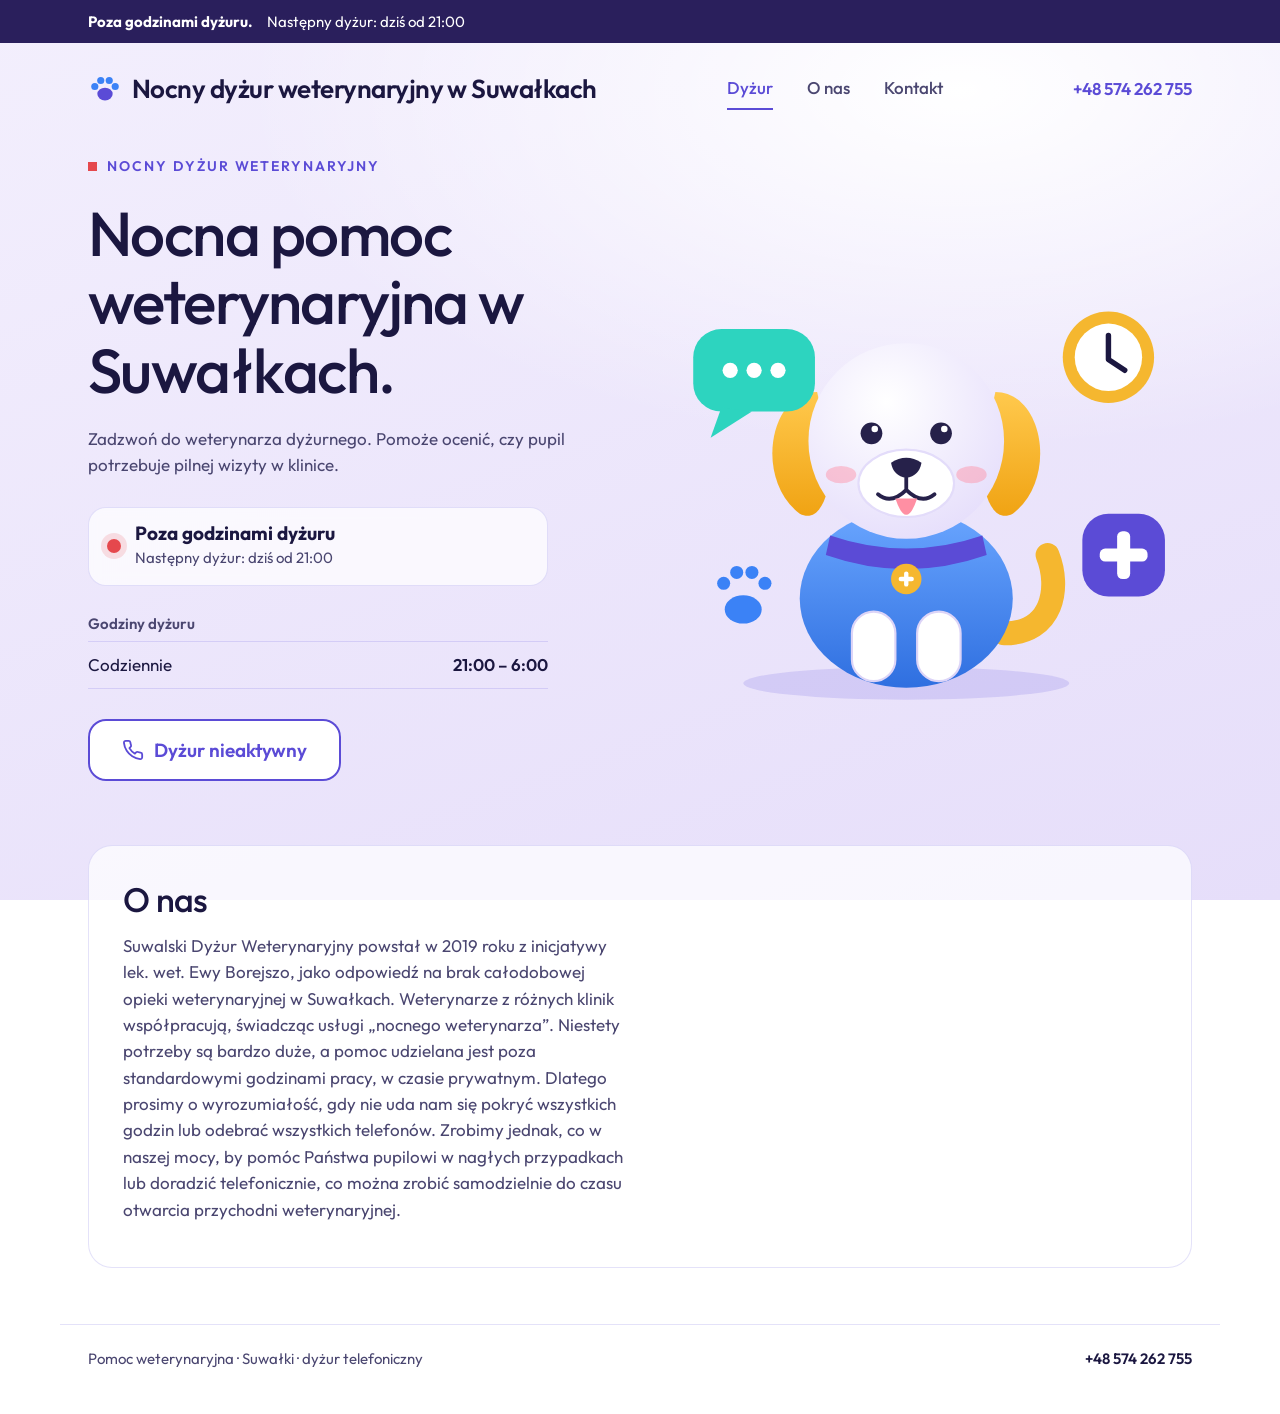
<file: index.html>
<!doctype html>
<html lang="pl">
<head>
<meta charset="utf-8">
<meta name="viewport" content="width=device-width, initial-scale=1">
<title>Nocny dyżur weterynaryjny – Suwałki – +48 574 262 755 | weterynarz całodobowo</title>
<meta name="description" content="Nocny dyżur weterynaryjny Suwałki | +48 574 262 755 | Pomoc dla zwierząt całodobowa Suwałki | całodobowo">
<link rel="icon" href="data:image/svg+xml,%3Csvg xmlns='http://www.w3.org/2000/svg' viewBox='0 0 100 100'%3E%3Ctext y='.9em' font-size='90'%3E%F0%9F%90%BE%3C/text%3E%3C/svg%3E">
<link rel="preconnect" href="https://fonts.googleapis.com">
<link rel="preconnect" href="https://fonts.gstatic.com" crossorigin>
<link href="https://fonts.googleapis.com/css2?family=Outfit:wght@400;500;600&display=swap" rel="stylesheet">
<link rel="stylesheet" href="style.css">
</head>
<body>

<div class="closed-bar" id="closed-bar" hidden>
  <div class="wrap">
    <strong>Poza godzinami dyżuru.</strong>
    <span>Następny dyżur: <span data-next></span>
  </div>
</div>

<header>
  <div class="wrap">
    <a class="logo" href="./" aria-label="Strona główna">
      <svg viewBox="0 0 40 40" aria-hidden="true"><ellipse cx="20" cy="26" rx="9" ry="7.5" fill="#5b4bd6"/><circle cx="8" cy="17" r="4.2" fill="#3b82f6"/><circle cx="15" cy="10" r="4.2" fill="#3b82f6"/><circle cx="25" cy="10" r="4.2" fill="#3b82f6"/><circle cx="32" cy="17" r="4.2" fill="#3b82f6"/></svg>
      <span>Nocny dyżur weterynaryjny w Suwałkach</span>
    </a>
    <nav aria-label="Menu główne">
      <a href="#dyzur" aria-current="page">Dyżur</a>
      <a href="#o-nas">O nas</a>
      <a href="#kontakt">Kontakt</a>
    </nav>
    <a class="head-call" href="#kontakt" data-phone></a>
  </div>
</header>

<main>
  <div class="wrap">
    <section class="hero" id="dyzur">
      <div>
        <p class="eyebrow">Nocny dyżur weterynaryjny</p>
        <h1>Nocna pomoc weterynaryjna w Suwałkach.</h1>
        <p class="lead">Zadzwoń do weterynarza dyżurnego. Pomoże ocenić, czy pupil potrzebuje pilnej wizyty w klinice.</p>

        <div class="status" id="status-pill" role="status" aria-live="polite">
          <span class="dot" aria-hidden="true"></span>
          <div><b>Sprawdzam dyżur…</b><span id="status-sub"></span></div>
        </div>

        <p class="hours-title">Godziny dyżuru</p>
        <ul class="hours" id="hours-list"></ul>

        <a class="btn" id="hero-call" href="#kontakt">
          <svg viewBox="0 0 24 24" fill="none" stroke="currentColor" stroke-width="2" stroke-linecap="round" stroke-linejoin="round" aria-hidden="true"><path d="M22 16.92v3a2 2 0 0 1-2.18 2 19.79 19.79 0 0 1-8.63-3.07 19.5 19.5 0 0 1-6-6 19.79 19.79 0 0 1-3.07-8.67A2 2 0 0 1 4.11 2h3a2 2 0 0 1 2 1.72 12.84 12.84 0 0 0 .7 2.81 2 2 0 0 1-.45 2.11L8.09 9.91a16 16 0 0 0 6 6l1.27-1.27a2 2 0 0 1 2.11-.45 12.84 12.84 0 0 0 2.81.7A2 2 0 0 1 22 16.92z"/></svg>
          <span>Zadzwoń teraz</span>
        </a>
      </div>

      <div class="art" aria-hidden="true">
        <svg viewBox="0 0 460 440">
          <defs>
            <linearGradient id="gb" x1="0" y1="0" x2="0" y2="1"><stop offset="0" stop-color="#6aa6ff"/><stop offset="1" stop-color="#2f6fe0"/></linearGradient>
            <linearGradient id="ge" x1="0" y1="0" x2="0" y2="1"><stop offset="0" stop-color="#ffc94d"/><stop offset="1" stop-color="#f0a313"/></linearGradient>
            <radialGradient id="gh" cx=".4" cy=".3" r=".8"><stop offset="0" stop-color="#fff"/><stop offset="1" stop-color="#e4dcfb"/></radialGradient>
          </defs>
          <ellipse cx="210" cy="418" rx="150" ry="15" fill="#5b4bd6" opacity=".16"/>
          <path class="tail" d="M300 372 C345 372 352 330 340 300" fill="none" stroke="#f5b72f" stroke-width="22" stroke-linecap="round"/>
          <ellipse cx="210" cy="340" rx="98" ry="82" fill="url(#gb)"/>
          <rect x="160" y="352" width="40" height="64" rx="20" fill="#fff" stroke="#dcd4f7" stroke-width="2"/>
          <rect x="220" y="352" width="40" height="64" rx="20" fill="#fff" stroke="#dcd4f7" stroke-width="2"/>
          <path d="M128 150C84 150 70 230 112 262c20 10 30-22 28-57z" fill="url(#ge)"/>
          <path d="M292 150c44 0 58 80 16 112-20 10-30-22-28-57z" fill="url(#ge)"/>
          <circle cx="210" cy="195" r="90" fill="url(#gh)"/>
          <ellipse cx="150" cy="226" rx="14" ry="8" fill="#ff8fa3" opacity=".45"/>
          <ellipse cx="270" cy="226" rx="14" ry="8" fill="#ff8fa3" opacity=".45"/>
          <circle cx="178" cy="188" r="10" fill="#26214a"/><circle cx="181" cy="184" r="3" fill="#fff"/>
          <circle cx="242" cy="188" r="10" fill="#26214a"/><circle cx="245" cy="184" r="3" fill="#fff"/>
          <ellipse cx="210" cy="234" rx="44" ry="31" fill="#fff" stroke="#e3dcfa" stroke-width="2"/>
          <path d="M196 215Q210 206 224 215Q222 227 210 229Q198 227 196 215Z" fill="#26214a"/>
          <path d="M210 229V240M210 240Q196 254 184 244M210 240Q224 254 236 244" fill="none" stroke="#26214a" stroke-width="3.5" stroke-linecap="round"/>
          <path d="M200 248Q210 278 220 248Z" fill="#ff8fa3"/>
          <path d="M140 282Q210 306 280 282L284 300Q210 326 136 300Z" fill="#5b4bd6"/>
          <circle cx="210" cy="322" r="14" fill="#f5b72f"/>
          <rect x="208" y="315" width="4" height="14" rx="2" fill="#fff"/><rect x="203" y="320" width="14" height="4" rx="2" fill="#fff"/>

          <g class="bob"><rect x="14" y="92" width="112" height="76" rx="26" fill="#2dd4bf"/><path d="M40 164 30 192 68 168Z" fill="#2dd4bf"/><circle cx="48" cy="130" r="7" fill="#fff"/><circle cx="70" cy="130" r="7" fill="#fff"/><circle cx="92" cy="130" r="7" fill="#fff"/></g>
          <g class="bob2"><circle cx="396" cy="118" r="42" fill="#f5b72f"/><circle cx="396" cy="118" r="31" fill="#fff"/><path d="M396 98V120L411 130" fill="none" stroke="#1b1740" stroke-width="5" stroke-linecap="round" stroke-linejoin="round"/></g>
          <g class="bob3"><rect x="372" y="262" width="76" height="76" rx="24" fill="#5b4bd6"/><rect x="404" y="278" width="12" height="44" rx="5" fill="#fff"/><rect x="388" y="294" width="44" height="12" rx="5" fill="#fff"/></g>
          <g class="bob2" fill="#3b82f6"><ellipse cx="60" cy="350" rx="17" ry="13"/><circle cx="42" cy="326" r="6"/><circle cx="54" cy="316" r="6"/><circle cx="68" cy="316" r="6"/><circle cx="80" cy="326" r="6"/></g>
        </svg>
      </div>
    </section>

    <section class="info" id="o-nas">
      <div class="card">
        <div>
          <h2>O nas</h2>
          <p class="lead">Suwalski Dyżur Weterynaryjny powstał w 2019 roku z inicjatywy lek. wet. Ewy Borejszo, jako odpowiedź na brak całodobowej opieki weterynaryjnej w Suwałkach. Weterynarze z różnych klinik współpracują, świadcząc usługi „nocnego weterynarza”. Niestety potrzeby są bardzo duże, a pomoc udzielana jest poza standardowymi godzinami pracy, w czasie prywatnym. Dlatego prosimy o wyrozumiałość, gdy nie uda nam się pokryć wszystkich godzin lub odebrać wszystkich telefonów. Zrobimy jednak, co w naszej mocy, by pomóc Państwa pupilowi w nagłych przypadkach lub doradzić telefonicznie, co można zrobić samodzielnie do czasu otwarcia przychodni weterynaryjnej.</p>
        </div>
      </div>
    </section>
  </div>
</main>

<footer id="kontakt">
  <div class="wrap">
    <span><strong data-doctor></strong> Pomoc weterynaryjna · Suwałki · dyżur telefoniczny</span>
    <a href="#" data-phone></a>
  </div>
</footer>

<script src="config.js"></script>
<script src="availability.js"></script>
<script src="script.js"></script>
</body>
</html>
</file>
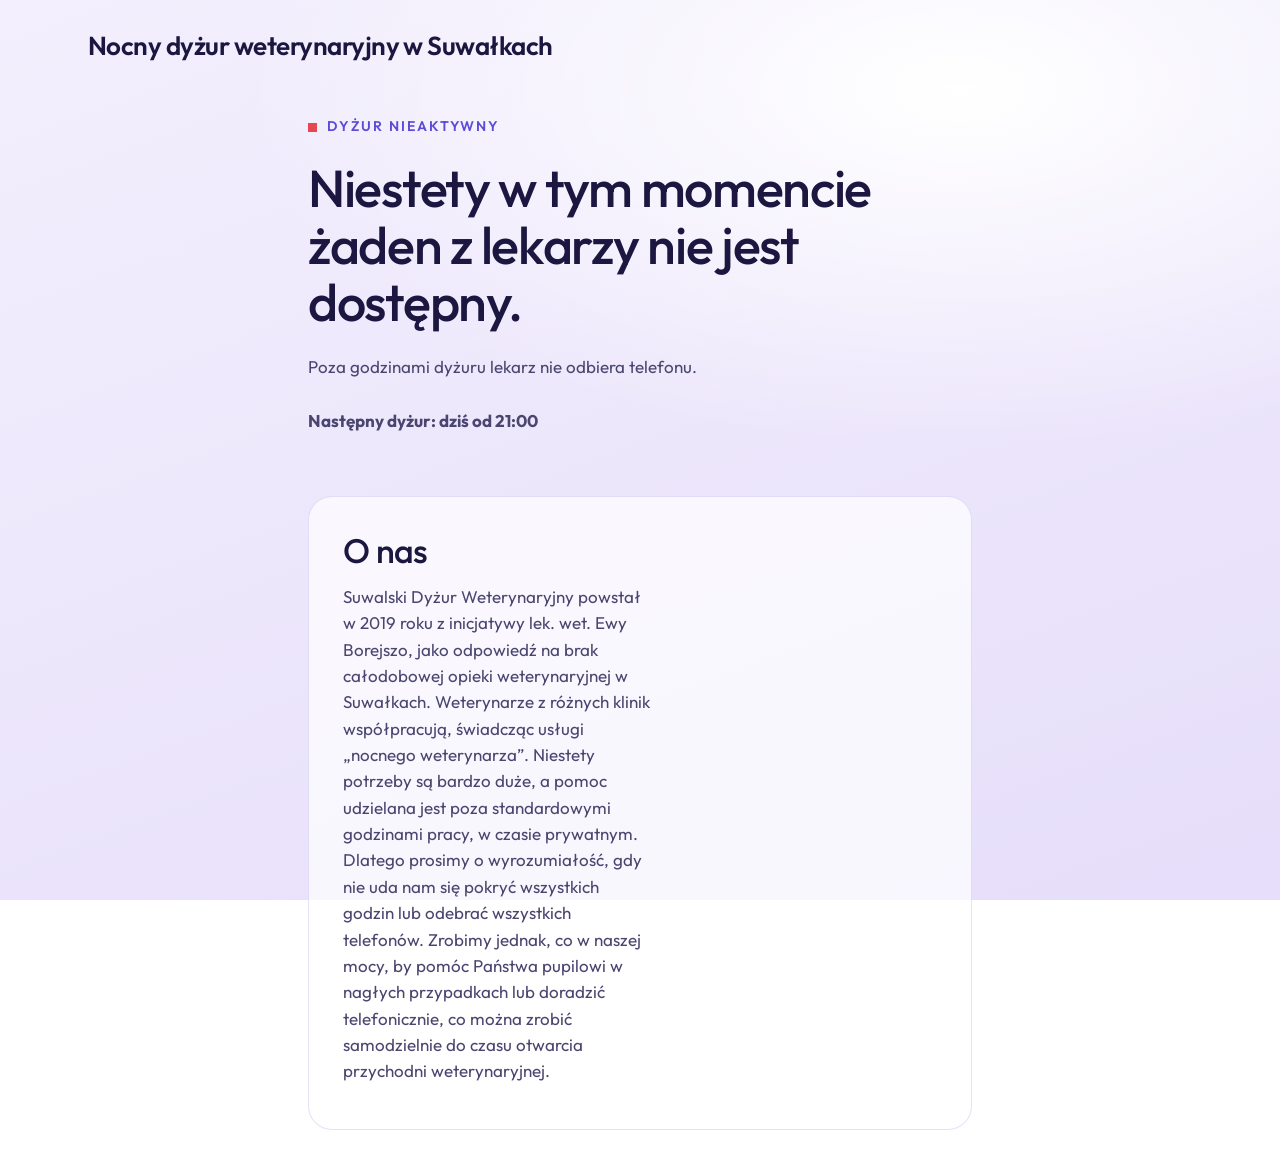
<file: nieobecny.html>
<!doctype html>
<html lang="pl">
<head>
<meta charset="utf-8">
<meta name="viewport" content="width=device-width, initial-scale=1">
<title>Dyżur nieaktywny – +48 574 262 755</title>
<meta name="robots">
<link rel="icon" href="data:image/svg+xml,%3Csvg xmlns='http://www.w3.org/2000/svg' viewBox='0 0 100 100'%3E%3Ctext y='.9em' font-size='90'%3E%F0%9F%90%BE%3C/text%3E%3C/svg%3E">
<link rel="preconnect" href="https://fonts.googleapis.com">
<link rel="preconnect" href="https://fonts.gstatic.com" crossorigin>
<link href="https://fonts.googleapis.com/css2?family=Outfit:wght@400;500;600&display=swap" rel="stylesheet">
<link rel="stylesheet" href="style.css">
</head>
<body>
<header>
  <div class="wrap">
    <a class="logo" href="./" aria-label="Strona główna"><span>Nocny dyżur weterynaryjny w Suwałkach</span></a>
  </div>
</header>

<main class="away">
  <div class="notice-open" id="now-open" hidden>
    <strong>Dyżur jest już aktywny.</strong>
    <a class="btn" href="#" data-phone style="padding:14px 22px;font-size:17px"></a>
  </div>

  <p class="eyebrow">Dyżur nieaktywny</p>
  <h1>Niestety w tym momencie żaden z lekarzy nie jest dostępny.</h1>
  <p class="lead" data-closed-info></p>
  <p class="lead" id="next-line" hidden><strong>Następny dyżur: <span data-next></span></strong><!--<br>Lekarz dyżurny: <span data-doctor>--></span></p>

  <section class="info" id="o-nas">
      <div class="card">
        <div>
          <h2>O nas</h2>
          <p class="lead">Suwalski Dyżur Weterynaryjny powstał w 2019 roku z inicjatywy lek. wet. Ewy Borejszo, jako odpowiedź na brak całodobowej opieki weterynaryjnej w Suwałkach. Weterynarze z różnych klinik współpracują, świadcząc usługi „nocnego weterynarza”. Niestety potrzeby są bardzo duże, a pomoc udzielana jest poza standardowymi godzinami pracy, w czasie prywatnym. Dlatego prosimy o wyrozumiałość, gdy nie uda nam się pokryć wszystkich godzin lub odebrać wszystkich telefonów. Zrobimy jednak, co w naszej mocy, by pomóc Państwa pupilowi w nagłych przypadkach lub doradzić telefonicznie, co można zrobić samodzielnie do czasu otwarcia przychodni weterynaryjnej.</p>
        </div>
      </div>
    </section>
  <!--
  <div class="urgent" role="alert">
    <h2>Pilny przypadek? Nie czekaj.</h2>
    <p style="margin:0">Jedź do najbliższej całodobowej kliniki, jeśli zwierzę:</p>
    <ul>
      <li>ma trudności z oddychaniem lub traci przytomność,</li>
      <li>miało wypadek, mocno krwawi lub ma drgawki,</li>
      <li>ma wzdęty, twardy brzuch albo próbuje wymiotować bez skutku,</li>
      <li>zjadło truciznę lub lek.</li>
    </ul>
    <p style="margin:0 0 6px"><strong data-alt-name></strong></p>
    <a class="btn" href="#" data-alt-phone></a>
  </div>
-->

</main>

<script src="config.js"></script>
<script src="availability.js"></script>
<script src="script.js"></script>
</body>
</html>
</file>
<file: style.css>
:root{
  --bg1:#f3effd;--bg2:#e6defa;--ink:#1b1740;--muted:#4a4670;
  --brand:#5b4bd6;--brand-dark:#4638b8;--blue:#3b82f6;--sun:#f5b72f;--mint:#2dd4bf;--alert:#e5484d;--ok:#16a34a;
  --card:rgba(255,255,255,.72);--line:rgba(91,75,214,.16);
}
*{box-sizing:border-box}
html{scroll-behavior:smooth}
body{margin:0;min-height:100vh;color:var(--ink);font-family:"Outfit",system-ui,-apple-system,"Segoe UI",sans-serif;font-size:17px;line-height:1.55;
  background:radial-gradient(1200px 600px at 75% 10%,#fff 0,transparent 60%),linear-gradient(160deg,var(--bg1),var(--bg2));background-attachment:fixed}
a{color:inherit}
:focus-visible{outline:3px solid var(--brand);outline-offset:3px;border-radius:8px}
.wrap{max-width:1160px;margin:0 auto;padding:0 28px}

/* pasek poza dyżurem */
.closed-bar{background:#2a1f5c;color:#fff;font-size:15px;padding:10px 0}
.closed-bar .wrap{display:flex;gap:6px 14px;flex-wrap:wrap;align-items:center}
.closed-bar a{font-weight:600;text-underline-offset:3px}
.closed-bar[hidden]{display:none}

header .wrap{display:flex;align-items:center;justify-content:space-between;padding-top:26px;padding-bottom:10px}
.logo{display:flex;align-items:center;gap:10px;font-weight:600;font-size:26px;text-decoration:none;letter-spacing:-.02em}
.logo svg{width:34px;height:34px}
nav{display:flex;gap:34px}
nav a{text-decoration:none;font-weight:500;color:var(--muted);padding:6px 0;border-bottom:2px solid transparent}
nav a:hover,nav a[aria-current]{color:var(--brand);border-color:var(--brand)}
.head-call{font-weight:600;color:var(--brand);text-decoration:none;white-space:nowrap}

/* hero */
.hero{display:grid;grid-template-columns:1.05fr 1fr;gap:20px;align-items:center;padding:36px 0 30px}
.eyebrow{display:flex;align-items:center;gap:10px;font-weight:600;font-size:14px;letter-spacing:.14em;text-transform:uppercase;color:var(--brand);margin:0 0 22px}
.eyebrow::before{content:"";width:9px;height:9px;background:var(--alert)}
h1{font-size:clamp(38px,5.4vw,62px);line-height:1.1;font-weight:500;letter-spacing:-.025em;margin:0 0 22px;max-width:14ch}
.lead{color:var(--muted);max-width:46ch;margin:0 0 28px}
.btn{display:inline-flex;align-items:center;justify-content:center;gap:10px;background:var(--brand);color:#fff;font:600 19px/1 "Outfit",system-ui,sans-serif;
  text-decoration:none;padding:20px 34px;border-radius:18px;box-shadow:0 14px 28px -10px rgba(91,75,214,.65);transition:transform .15s,background .15s}
.btn:hover{background:var(--brand-dark);transform:translateY(-2px)}
.btn-muted{background:#fff;color:var(--brand);box-shadow:inset 0 0 0 2px var(--brand)}
.btn-muted:hover{background:#f3f0ff}
.btn svg{width:22px;height:22px}

.status{display:flex;align-items:center;gap:14px;background:var(--card);border:1px solid var(--line);border-radius:18px;padding:14px 18px;margin:0 0 26px;max-width:460px;backdrop-filter:blur(6px)}
.dot{flex:none;width:14px;height:14px;border-radius:50%;background:var(--muted)}
html[data-status=open] .dot{background:var(--ok);box-shadow:0 0 0 6px rgba(22,163,74,.18)}
html[data-status=closed] .dot{background:var(--alert);box-shadow:0 0 0 6px rgba(229,72,77,.16)}
.status b{display:block;font-size:19px;line-height:1.2}
.status span{color:var(--muted);font-size:15px}

.hours{list-style:none;margin:0 0 30px;padding:0;max-width:460px;border-top:1px solid var(--line)}
.hours li{display:flex;justify-content:space-between;gap:16px;padding:10px 0;border-bottom:1px solid var(--line)}
.hours strong{font-weight:600}
.hours-title{font-size:15px;font-weight:600;color:var(--muted);margin:0 0 6px}
.doctor{margin:22px 0 0;color:var(--muted);font-size:16px}
.doctor strong{color:var(--ink)}

/* zwierzak */
.art{position:relative;justify-self:center;width:100%;max-width:500px}
.art svg{width:100%;height:auto;display:block;overflow:visible}
.bob{animation:bob 6s ease-in-out infinite}
.bob2{animation:bob 7s ease-in-out -2s infinite}
.bob3{animation:bob 5.5s ease-in-out -4s infinite}
@keyframes bob{50%{transform:translateY(-9px)}}
.tail{transform-origin:318px 330px;animation:wag 1.6s ease-in-out infinite}
@keyframes wag{50%{transform:rotate(14deg)}}
@media (prefers-reduced-motion:reduce){.bob,.bob2,.bob3,.tail{animation:none}html{scroll-behavior:auto}.btn{transition:none}}

/* sekcje */
section.info{padding:34px 0 20px}
.card{background:var(--card);border:1px solid var(--line);border-radius:24px;padding:34px;display:grid;grid-template-columns:1.2fr 1fr;gap:30px;align-items:center}
.card h2{font-size:clamp(26px,3.2vw,34px);line-height:1.2;font-weight:500;letter-spacing:-.02em;margin:0 0 12px}
.card p{margin:0 0 10px;color:var(--muted)}
.alt-phone{font-size:26px;font-weight:600;color:var(--brand);text-decoration:none}
footer{padding:36px 0 44px;color:var(--muted);font-size:15px}
footer .wrap{display:flex;justify-content:space-between;gap:12px;flex-wrap:wrap;border-top:1px solid var(--line);padding-top:22px}
footer a{font-weight:600;text-decoration:none;color:var(--ink)}

/* strona nieobecny */
.away{max-width:720px;margin:0 auto;padding:40px 28px 20px;text-align:left}
.away h1{max-width:none;font-size:clamp(34px,5vw,52px)}
.urgent{background:#fff;border:2px solid var(--alert);border-radius:22px;padding:28px;margin:30px 0}
.urgent h2{margin:0 0 8px;font-size:24px;font-weight:600}
.urgent ul{margin:12px 0 22px;padding-left:20px;color:var(--muted)}
.urgent li{margin:4px 0}
.notice-open{background:#e8f8ee;border:1px solid #9bd8b0;border-radius:16px;padding:16px 20px;margin:0 0 24px;display:flex;gap:16px;align-items:center;justify-content:space-between;flex-wrap:wrap}
.notice-open[hidden],#next-line[hidden]{display:none}

@media (max-width:860px){
  .wrap{padding:0 20px}
  nav{display:none}
  .hero{grid-template-columns:1fr;padding-top:20px}
  .art{max-width:380px;order:-1}
  h1{max-width:none}
  .card{grid-template-columns:1fr;padding:24px}
  .btn{width:100%}

#o-nas .card{grid-template-columns:1fr}
#o-nas .lead{max-width:none}
}
</file>
